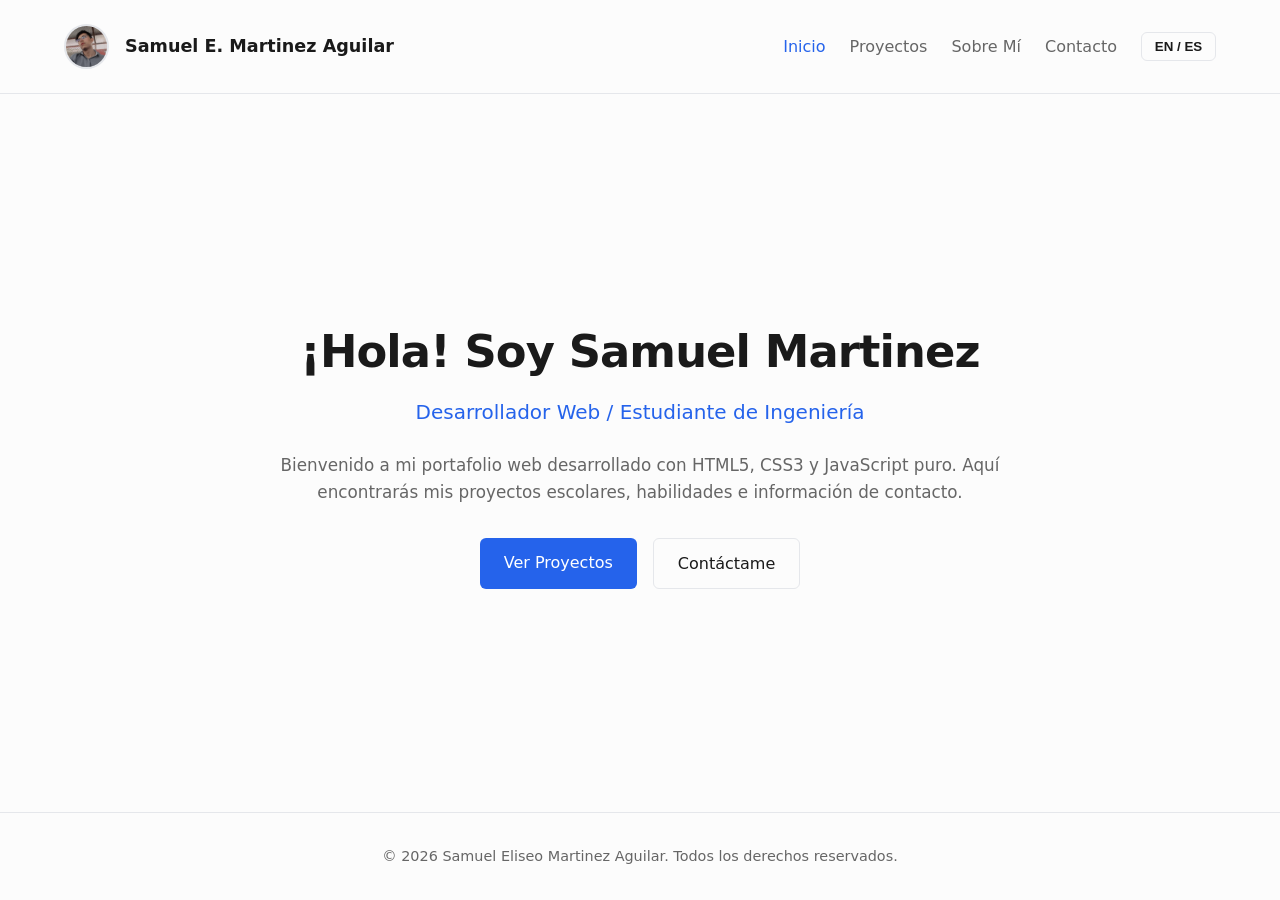
<file: index.html>
<!DOCTYPE html>
<html lang="es">
<head>
    <meta charset="UTF-8">
    <meta name="viewport" content="width=device-width, initial-scale=1.0">
    <title>Samuel E. Martinez Aguilar | Portafolio</title>
    <link rel="stylesheet" href="css/style.css">
</head>
<body class="grid-layout">

    <header class="header">
        <div class="header-brand">
            <img src="src/MyPhoto.jpg" alt="Foto de Samuel Eliseo Martinez Aguilar" class="profile-img">
            <h1 class="profile-name">Samuel E. Martinez Aguilar</h1>
        </div>
        
        <nav class="header-nav">
            <a href="index.html" class="nav-link active" data-es="Inicio" data-en="Home">Inicio</a>
            <a href="pages/projects.html" class="nav-link" data-es="Proyectos" data-en="Projects">Proyectos</a>
            <a href="pages/about.html" class="nav-link" data-es="Sobre Mí" data-en="About">Sobre Mí</a>
            <a href="pages/contact.html" class="nav-link" data-es="Contacto" data-en="Contact">Contacto</a>
            <button id="lang-btn" class="btn-lang" class="btn-lang">EN / ES</button>
        </nav>
    </header>

    <main class="main-content">
        <section class="hero-section">
            <div class="hero-text">
                <h2 data-es="¡Hola! Soy Samuel Martinez" data-en="Hi! I'm Samuel Martinez">¡Hola! Soy Samuel Martinez</h2>
                <p class="hero-subtitle" data-es="Desarrollador Web / Estudiante de Ingeniería" data-en="Web Developer / Engineering Student">
                    Desarrollador Web / Estudiante de Ingeniería
                </p>
                <p class="hero-description" 
                   data-es="Bienvenido a mi portafolio web desarrollado con HTML5, CSS3 y JavaScript puro. Aquí encontrarás mis proyectos escolares, habilidades e información de contacto." 
                   data-en="Welcome to my web portfolio built with pure HTML5, CSS3, and JavaScript. Here you will find my school projects, skills, and contact information.">
                   Bienvenido a mi portafolio web desarrollado con HTML5, CSS3 y JavaScript puro. Aquí encontrarás mis proyectos escolares, habilidades e información de contacto.
                </p>
                <div class="hero-cta">
                    <a href="pages/projects.html" class="btn btn-primary" data-es="Ver Proyectos" data-en="View Projects">Ver Proyectos</a>
                    <a href="pages/contact.html" class="btn btn-secondary" data-es="Contáctame" data-en="Contact Me">Contáctame</a>
                </div>
            </div>
        </section>
    </main>

    <footer class="footer">
        <p>&copy; 2026 Samuel Eliseo Martinez Aguilar. <span data-es="Todos los derechos reservados." data-en="All rights reserved.">Todos los derechos reservados.</span></p>
    </footer>

    <script src="js/main.js"></script>
</body>
</html>
</file>
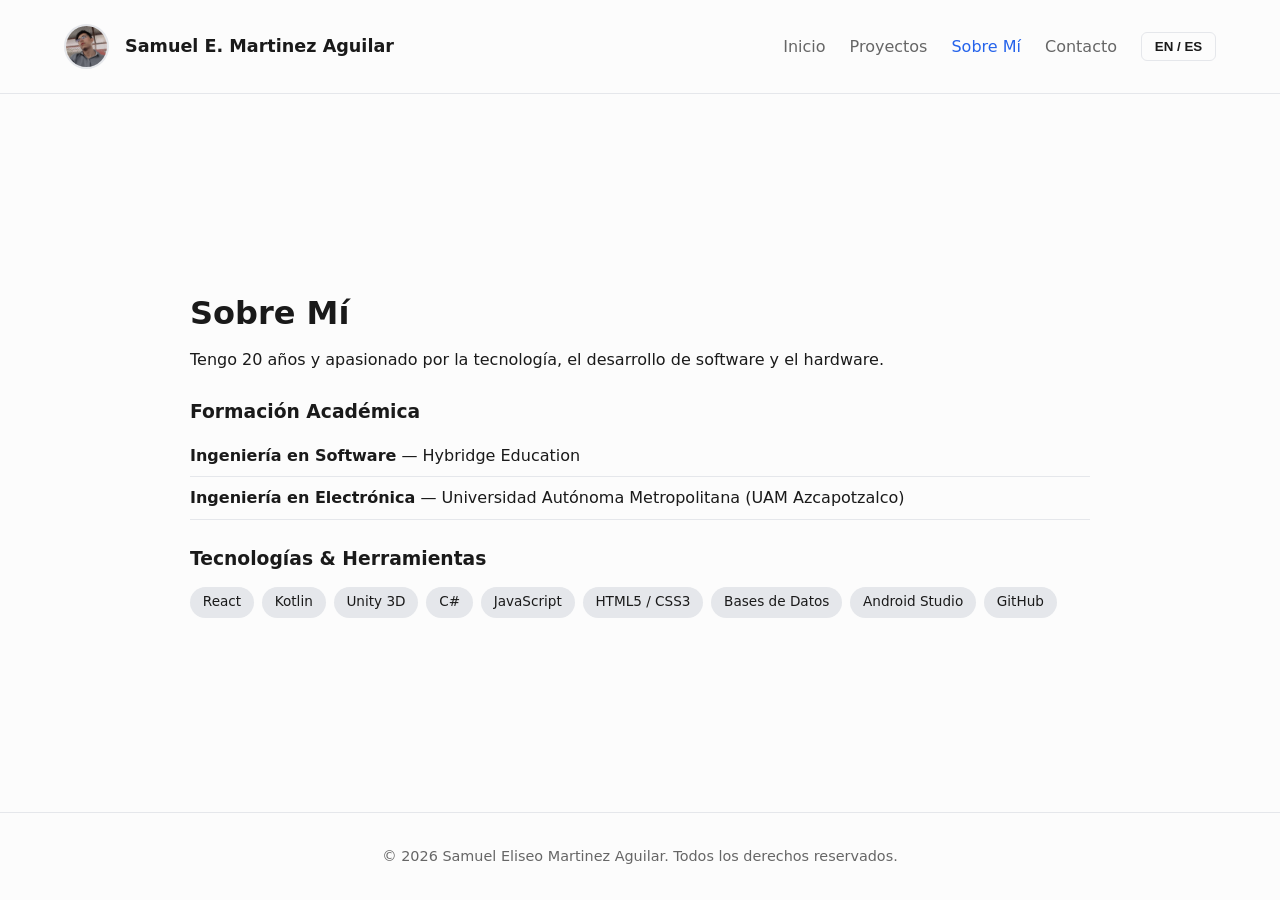
<file: pages/about.html>
<!DOCTYPE html>
<html lang="es">
<head>
    <meta charset="UTF-8">
    <meta name="viewport" content="width=device-width, initial-scale=1.0">
    <title>Sobre Mí | Samuel E. Martinez Aguilar</title>
    <link rel="stylesheet" href="../css/style.css">
</head>
<body class="grid-layout">

    <header class="header">
        <div class="header-brand">
            <img src="../src/MyPhoto.jpg" alt="Foto de Samuel Eliseo Martinez Aguilar" class="profile-img">
            <h1 class="profile-name">Samuel E. Martinez Aguilar</h1>
        </div>
        <nav class="header-nav">
            <a href="../index.html" class="nav-link" data-es="Inicio" data-en="Home">Inicio</a>
            <a href="projects.html" class="nav-link" data-es="Proyectos" data-en="Projects">Proyectos</a>
            <a href="about.html" class="nav-link active" data-es="Sobre Mí" data-en="About">Sobre Mí</a>
            <a href="contact.html" class="nav-link" data-es="Contacto" data-en="Contact">Contacto</a>
            <button id="lang-btn" class="btn-lang">EN / ES</button>
        </nav>
    </header>

    <main class="main-content">
        <section class="section-container">
            <h2 class="section-title" data-es="Sobre Mí" data-en="About Me">Sobre Mí</h2>
            
            <div class="about-content">
                <p data-es="Tengo 20 años y apasionado por la tecnología, el desarrollo de software y el hardware." 
                   data-en="I am 20 years old and passionate about technology, software development, and hardware.">
                   Tengo 20 años y apasionado por la tecnología, el desarrollo de software y el hardware.
                </p>

                <div class="education-block">
                    <h3 data-es="Formación Académica" data-en="Academic Background">Formación Académica</h3>
                    <ul>
                        <li>
                            <strong data-es="Ingeniería en Software" data-en="Software Engineering">Ingeniería en Software</strong> — Hybridge Education
                        </li>
                        <li>
                            <strong data-es="Ingeniería en Electrónica" data-en="Electronic Engineering">Ingeniería en Electrónica</strong> — Universidad Autónoma Metropolitana (UAM Azcapotzalco)
                        </li>
                    </ul>
                </div>

                <div class="skills-block">
                    <h3 data-es="Tecnologías & Herramientas" data-en="Technologies & Tools">Tecnologías & Herramientas</h3>
                    <div class="skills-tags">
                        <span>React</span>
                        <span>Kotlin</span>
                        <span>Unity 3D</span>
                        <span>C#</span>
                        <span>JavaScript</span>
                        <span>HTML5 / CSS3</span>
                        <span>Bases de Datos</span>
                        <span>Android Studio</span>
                        <span>GitHub</span>
                    </div>
                </div>
            </div>
        </section>
    </main>

    <footer class="footer">
        <p>&copy; 2026 Samuel Eliseo Martinez Aguilar. <span data-es="Todos los derechos reservados." data-en="All rights reserved.">Todos los derechos reservados.</span></p>
    </footer>

    <script src="../js/main.js"></script>
</body>
</html>
</file>
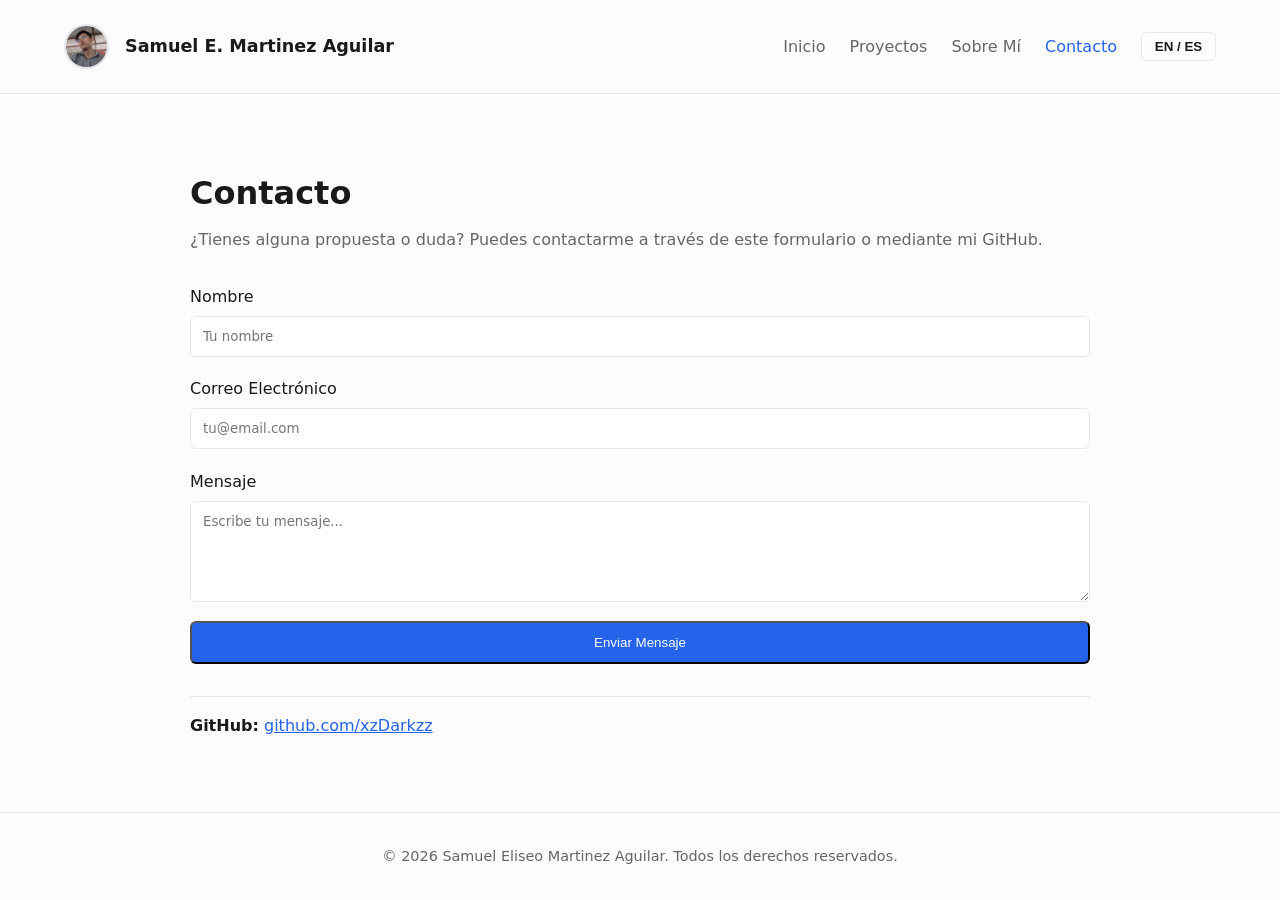
<file: pages/contact.html>
<!DOCTYPE html>
<html lang="es">
<head>
    <meta charset="UTF-8">
    <meta name="viewport" content="width=device-width, initial-scale=1.0">
    <title>Contacto | Samuel E. Martinez Aguilar</title>
    <link rel="stylesheet" href="../css/style.css">
</head>
<body class="grid-layout">

    <header class="header">
        <div class="header-brand">
            <img src="../src/MyPhoto.jpg" alt="Foto de Samuel Eliseo Martinez Aguilar" class="profile-img">
            <h1 class="profile-name">Samuel E. Martinez Aguilar</h1>
        </div>
        <nav class="header-nav">
            <a href="../index.html" class="nav-link" data-es="Inicio" data-en="Home">Inicio</a>
            <a href="projects.html" class="nav-link" data-es="Proyectos" data-en="Projects">Proyectos</a>
            <a href="about.html" class="nav-link" data-es="Sobre Mí" data-en="About">Sobre Mí</a>
            <a href="contact.html" class="nav-link active" data-es="Contacto" data-en="Contact">Contacto</a>
            <button id="lang-btn" class="btn-lang">EN / ES</button>
        </nav>
    </header>

    <main class="main-content">
        <section class="section-container">
            <h2 class="section-title" data-es="Contacto" data-en="Contact">Contacto</h2>
            <p class="section-desc" data-es="¿Tienes alguna propuesta o duda? Puedes contactarme a través de este formulario o mediante mi GitHub." data-en="Have a project or question? Reach out through this form or check my GitHub.">
                ¿Tienes alguna propuesta o duda? Puedes contactarme a través de este formulario o mediante mi GitHub.
            </p>

            <form class="contact-form">
                <div class="form-group">
                    <label for="name" data-es="Nombre" data-en="Name">Nombre</label>
                    <input type="text" id="name" required placeholder="Tu nombre">
                </div>

                <div class="form-group">
                    <label for="email" data-es="Correo Electrónico" data-en="Email">Correo Electrónico</label>
                    <input type="email" id="email" required placeholder="tu@email.com">
                </div>

                <div class="form-group">
                    <label for="message" data-es="Mensaje" data-en="Message">Mensaje</label>
                    <textarea id="message" rows="5" required placeholder="Escribe tu mensaje..."></textarea>
                </div>

                <button type="submit" class="btn btn-primary" data-es="Enviar Mensaje" data-en="Send Message">Enviar Mensaje</button>
            </form>

            <div class="social-links">
                <p><strong>GitHub:</strong> <a href="https://github.com/xzDarkzz" target="_blank">github.com/xzDarkzz</a></p>
            </div>
        </section>
    </main>

    <footer class="footer">
        <p>&copy; 2026 Samuel Eliseo Martinez Aguilar. <span data-es="Todos los derechos reservados." data-en="All rights reserved.">Todos los derechos reservados.</span></p>
    </footer>

    <script src="../js/main.js"></script>
</body>
</html>
</file>
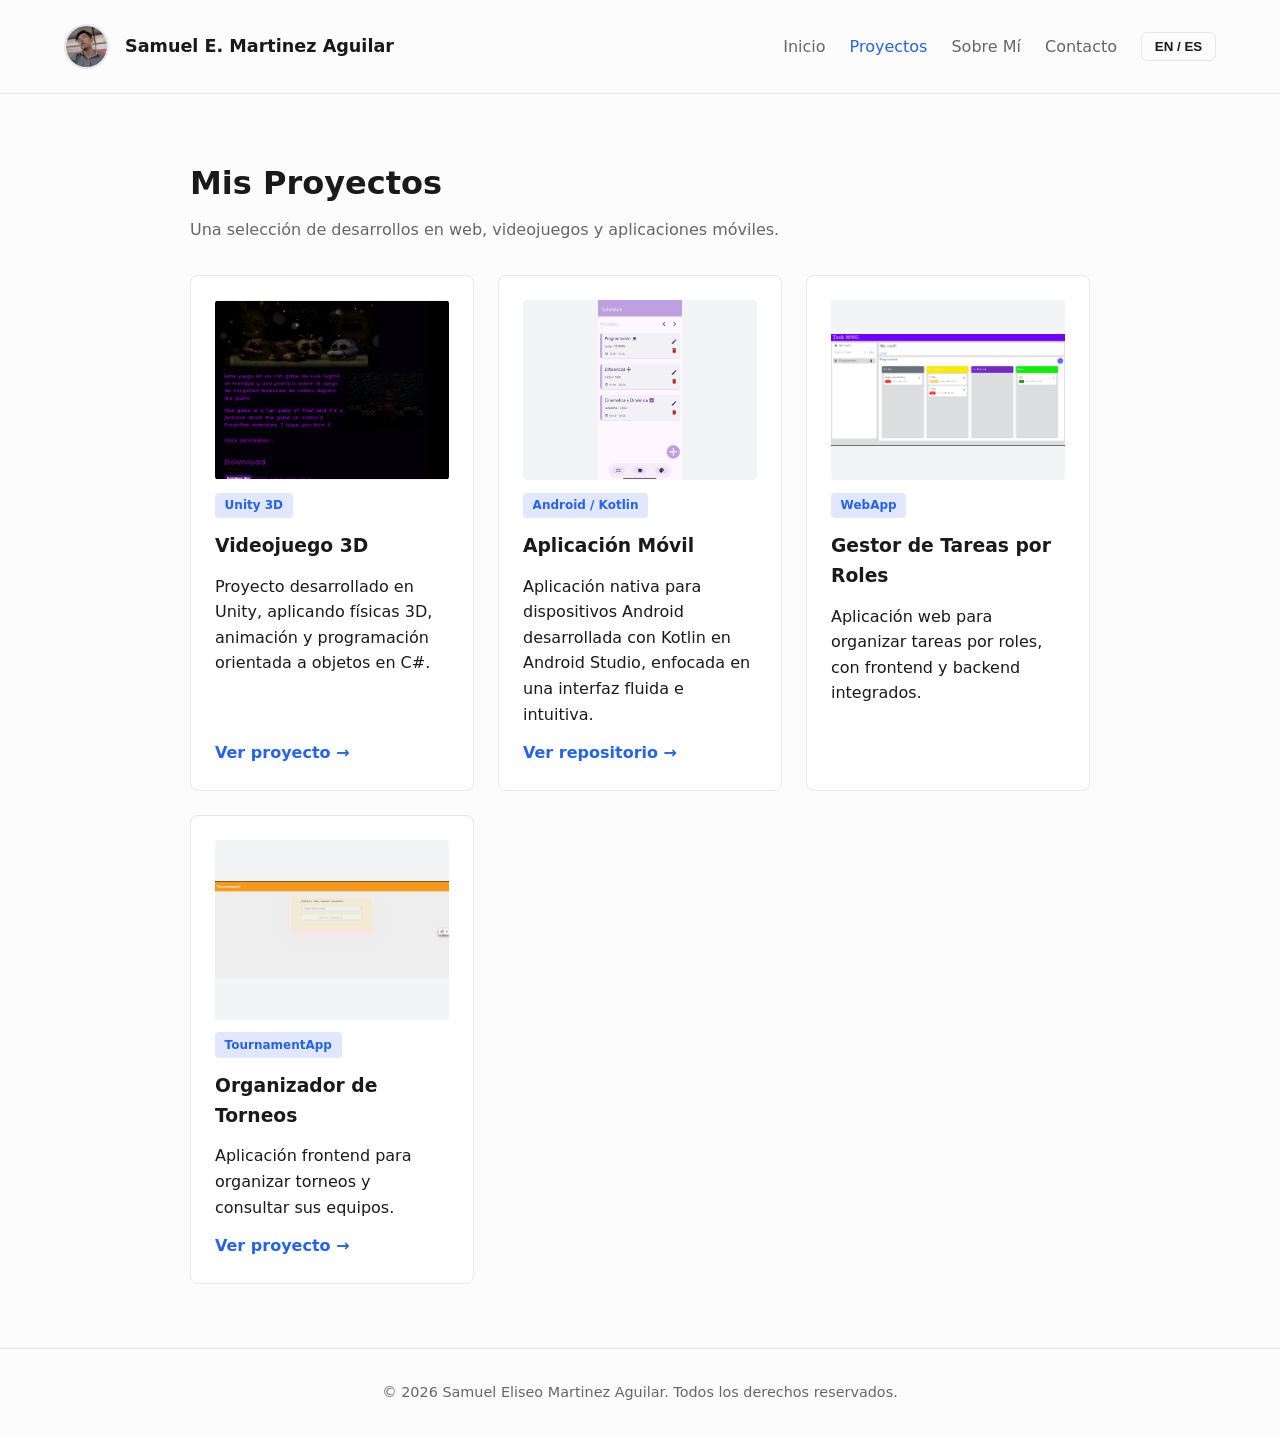
<file: pages/projects.html>
<!DOCTYPE html>
<html lang="es">
<head>
    <meta charset="UTF-8">
    <meta name="viewport" content="width=device-width, initial-scale=1.0">
    <title>Proyectos | Samuel E. Martinez Aguilar</title>
    <link rel="stylesheet" href="../css/style.css">
</head>
<body class="grid-layout">

    <header class="header">
        <div class="header-brand">
            <img src="../src/MyPhoto.jpg" alt="Foto de Samuel Eliseo Martinez Aguilar" class="profile-img">
            <h1 class="profile-name">Samuel E. Martinez Aguilar</h1>
        </div>
        <nav class="header-nav">
            <a href="../index.html" class="nav-link" data-es="Inicio" data-en="Home">Inicio</a>
            <a href="projects.html" class="nav-link active" data-es="Proyectos" data-en="Projects">Proyectos</a>
            <a href="about.html" class="nav-link" data-es="Sobre Mí" data-en="About">Sobre Mí</a>
            <a href="contact.html" class="nav-link" data-es="Contacto" data-en="Contact">Contacto</a>
            <button id="lang-btn" class="btn-lang">EN / ES</button>
        </nav>
    </header>

    <main class="main-content">
        <section class="section-container">
            <h2 class="section-title" data-es="Mis Proyectos" data-en="My Projects">Mis Proyectos</h2>
            <p class="section-desc" data-es="Una selección de desarrollos en web, videojuegos y aplicaciones móviles." data-en="A selection of developments in web, video games, and mobile apps.">
                Una selección de desarrollos en web, videojuegos y aplicaciones móviles.
            </p>

            <div class="projects-grid">

                <article class="project-card">
                    <img src="../src/Fnaf.png" alt="Captura del videojuego 3D de Five Nights at Freddy's" class="project-image">
                    <span class="badge">Unity 3D</span>
                    <h3 data-es="Videojuego 3D" data-en="3D Video Game">Videojuego 3D</h3>
                    <p data-es="Proyecto de videojuego desarrollado en el motor Unity, aplicando físicas 3D, animación y programación orientada a objetos en C#." 
                       data-en="Video game project developed in Unity engine, applying 3D physics, animation, and object-oriented programming in C#.">
                       Proyecto desarrollado en Unity, aplicando físicas 3D, animación y programación orientada a objetos en C#.
                    </p>
                    <a href="https://darki-dev.itch.io/freddy-fazber" target="_blank" class="btn-link" data-es="Ver proyecto →" data-en="View project →">Ver proyecto →</a>
                </article>

                <article class="project-card">
                    <img src="../src/AppMobile.jpg" alt="Captura de la aplicación móvil de horarios" class="project-image">
                    <span class="badge">Android / Kotlin</span>
                    <h3 data-es="Aplicación Móvil" data-en="Mobile Application">Aplicación Móvil</h3>
                    <p data-es="Aplicación nativa para dispositivos Android desarrollada con Kotlin en Android Studio, enfocada en una interfaz fluida e intuitiva." 
                       data-en="Native Android mobile app developed with Kotlin in Android Studio, focused on a smooth and intuitive UI.">
                       Aplicación nativa para dispositivos Android desarrollada con Kotlin en Android Studio, enfocada en una interfaz fluida e intuitiva.
                    </p>
                    <a href="https://github.com/xzDarkzz/AppTask" target="_blank" class="btn-link" data-es="Ver repositorio →" data-en="View repository →">Ver repositorio →</a>
                </article>

                <article class="project-card">
                    <img src="../src/TaskManager.png" alt="Captura de Task MNG, aplicación web para administrar tareas por roles" class="project-image">
                    <span class="badge">WebApp</span>
                    <h3 data-es="Gestor de Tareas por Roles" data-en="Role-Based Task Manager">Gestor de Tareas por Roles</h3>
                    <p data-es="Aplicación web para organizar tareas por roles, con frontend y backend integrados."
                       data-en="Web application for organizing tasks by role, with an integrated frontend and backend.">
                       Aplicación web para organizar tareas por roles, con frontend y backend integrados.
                    </p>
                </article>

                <article class="project-card">
                    <img src="../src/Torneo.png" alt="Captura de la aplicación Tournament para organizar torneos" class="project-image">
                    <span class="badge">TournamentApp</span>
                    <h3 data-es="Organizador de Torneos" data-en="Tournament Organizer">Organizador de Torneos</h3>
                    <p data-es="Aplicación frontend para organizar torneos y consultar sus equipos."
                       data-en="Frontend application for organizing tournaments and viewing their teams.">
                       Aplicación frontend para organizar torneos y consultar sus equipos.
                    </p>
                    <a href="https://lpnr5k.csb.app/" target="_blank" class="btn-link" data-es="Ver proyecto →" data-en="View project →">Ver proyecto →</a>
                </article>
            </div>
        </section>
    </main>

    <footer class="footer">
        <p>&copy; 2026 Samuel Eliseo Martinez Aguilar. <span data-es="Todos los derechos reservados." data-en="All rights reserved.">Todos los derechos reservados.</span></p>
    </footer>

    <script src="../js/main.js"></script>
</body>
</html>
</file>
<file: css/style.css>
/*Variables predeterminadas para los estilos*/
:root {
    --bg-color: #fcfcfc;
    --text-primary: #1a1a1a;
    --text-secondary: #666666;
    --accent-color: #2563eb;
    --accent-hover: #1d4ed8;
    --border-color: #e5e7eb;
    --card-bg: #ffffff;
    --font-main: system-ui, -apple-system, BlinkMacSystemFont, 'Segoe UI', Roboto, sans-serif;
}

* {
    margin: 0;
    padding: 0;
    box-sizing: border-box;
}

body {
    font-family: var(--font-main);
    background-color: var(--bg-color);
    color: var(--text-primary);
    line-height: 1.6;
}


.grid-layout {
    display: grid;
    grid-template-rows: auto 1fr auto;
    grid-template-areas:
        "header"
        "main"
        "footer";
    min-height: 100vh;
}

.header { grid-area: header; }
.main-content { grid-area: main; }
.footer { grid-area: footer; }


.header {
    display: flex;
    justify-content: space-between;
    align-items: center;
    padding: 1.5rem 5%;
    border-bottom: 1px solid var(--border-color);
    background-color: var(--bg-color);
    position: sticky;
    top: 0;
    z-index: 100;
}

.header-brand {
    display: flex;
    align-items: center;
    gap: 1rem;
}

.profile-img {
    width: 45px;
    height: 45px;
    border-radius: 50%;
    object-fit: cover;
    border: 2px solid var(--border-color);
    background-color: #ddd; /* Placeholder mientras no agregues foto */
}

.profile-name {
    font-size: 1.1rem;
    font-weight: 600;
    color: var(--text-primary);
}

.header-nav {
    display: flex;
    align-items: center;
    gap: 1.5rem;
}

.nav-link {
    text-decoration: none;
    color: var(--text-secondary);
    font-weight: 500;
    transition: color 0.2s ease;
}

.nav-link:hover, .nav-link.active {
    color: var(--accent-color);
}

.btn-lang {
    background-color: transparent;
    border: 1px solid var(--border-color);
    padding: 0.4rem 0.8rem;
    border-radius: 6px;
    cursor: pointer;
    font-weight: 600;
    color: var(--text-primary);
    transition: all 0.2s ease;
}

.btn-lang:hover {
    background-color: var(--border-color);
}


.main-content {
    display: flex;
    justify-content: center;
    align-items: center;
    padding: 4rem 5%;
}

.hero-section {
    max-width: 750px;
    text-align: center;
}

.hero-text h2 {
    font-size: 2.8rem;
    font-weight: 700;
    margin-bottom: 0.5rem;
    letter-spacing: -0.02em;
}

.hero-subtitle {
    font-size: 1.25rem;
    color: var(--accent-color);
    margin-bottom: 1.5rem;
    font-weight: 500;
}

.hero-description {
    font-size: 1.05rem;
    color: var(--text-secondary);
    margin-bottom: 2rem;
}

.hero-cta {
    display: flex;
    justify-content: center;
    gap: 1rem;
}

/* BOTONES */
.btn {
    display: inline-block;
    padding: 0.75rem 1.5rem;
    border-radius: 6px;
    text-decoration: none;
    font-weight: 500;
    transition: all 0.2s ease;
}

.btn-primary {
    background-color: var(--accent-color);
    color: white;
}

.btn-primary:hover {
    background-color: var(--accent-hover);
}

.btn-secondary {
    border: 1px solid var(--border-color);
    color: var(--text-primary);
}

.btn-secondary:hover {
    background-color: var(--border-color);
}


.footer {
    padding: 2rem 5%;
    text-align: center;
    font-size: 0.9rem;
    color: var(--text-secondary);
    border-top: 1px solid var(--border-color);
}

/* RESPONSIVO */
@media (max-width: 768px) {
    .header {
        flex-direction: column;
        gap: 1rem;
    }
    
    .header-nav {
        flex-wrap: wrap;
        justify-content: center;
    }

    .hero-text h2 {
        font-size: 2rem;
    }
}

.section-container {
    width: 100%;
    max-width: 900px;
}

.section-title {
    font-size: 2rem;
    margin-bottom: 0.5rem;
}

.section-desc {
    color: var(--text-secondary);
    margin-bottom: 2rem;
}

/* PROYECTOS (Grid Responsivo) */
.projects-grid {
    display: grid;
    grid-template-columns: repeat(auto-fit, minmax(260px, 1fr));
    gap: 1.5rem;
}

.project-card {
    background-color: var(--card-bg);
    border: 1px solid var(--border-color);
    border-radius: 8px;
    padding: 1.5rem;
    display: flex;
    flex-direction: column;
    gap: 0.8rem;
}

.project-image {
    width: 100%;
    height: 180px;
    object-fit: contain;
    background-color: #f3f4f6;
    border-radius: 4px;
}

.badge {
    align-self: flex-start;
    font-size: 0.75rem;
    background-color: #e0e7ff;
    color: var(--accent-color);
    padding: 0.2rem 0.6rem;
    border-radius: 4px;
    font-weight: 600;
}

.btn-link {
    color: var(--accent-color);
    text-decoration: none;
    font-weight: 600;
    margin-top: auto;
}

/* SOBRE MÍ */
.about-content {
    display: flex;
    flex-direction: column;
    gap: 1.5rem;
}

.education-block ul {
    list-style-type: none;
    margin-top: 0.5rem;
}

.education-block li {
    padding: 0.5rem 0;
    border-bottom: 1px solid var(--border-color);
}

.skills-tags {
    display: flex;
    flex-wrap: wrap;
    gap: 0.5rem;
    margin-top: 0.8rem;
}

.skills-tags span {
    background-color: var(--border-color);
    padding: 0.3rem 0.8rem;
    border-radius: 20px;
    font-size: 0.85rem;
}

/* FORMULARIO DE CONTACTO */
.contact-form {
    display: flex;
    flex-direction: column;
    gap: 1.2rem;
    margin-bottom: 2rem;
}

.form-group {
    display: flex;
    flex-direction: column;
    gap: 0.4rem;
}

.form-group input, .form-group textarea {
    padding: 0.75rem;
    border: 1px solid var(--border-color);
    border-radius: 6px;
    font-family: inherit;
}

.social-links {
    padding-top: 1rem;
    border-top: 1px solid var(--border-color);
}

.social-links a {
    color: var(--accent-color);
}
</file>
